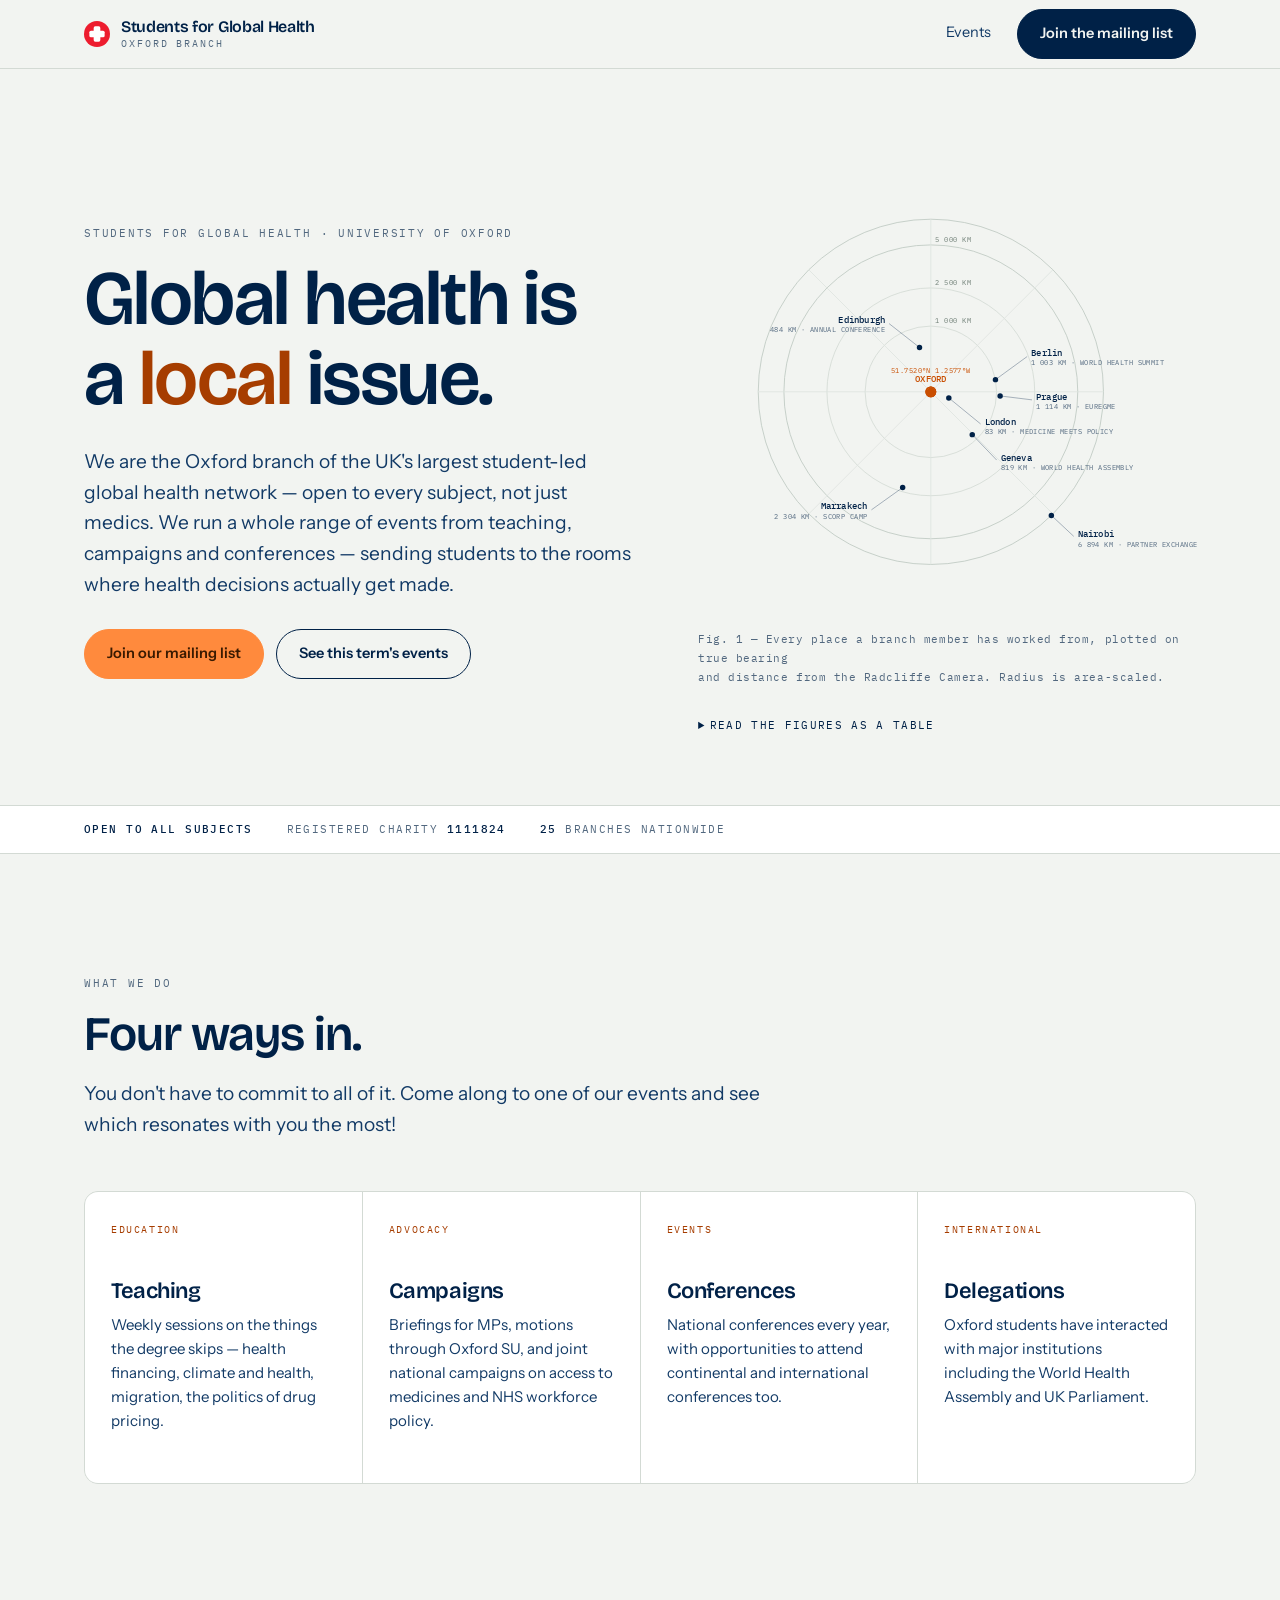
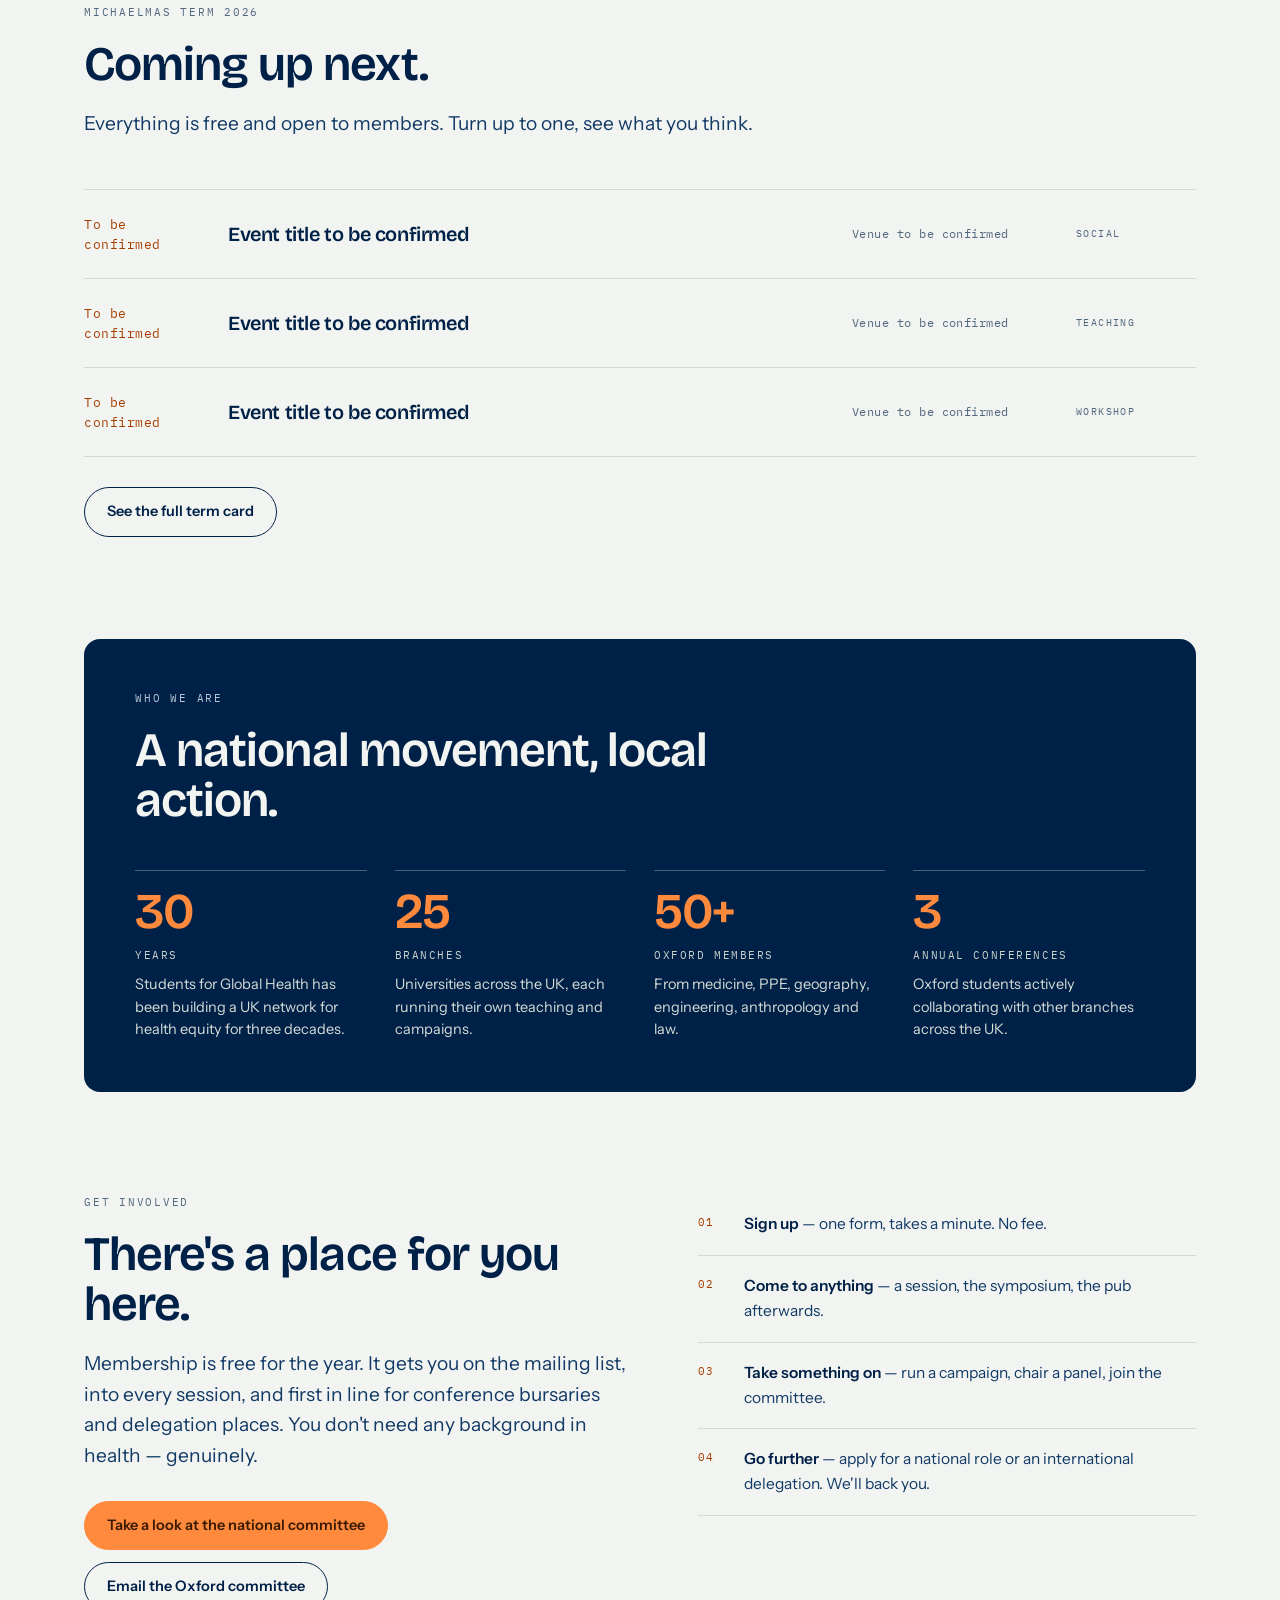
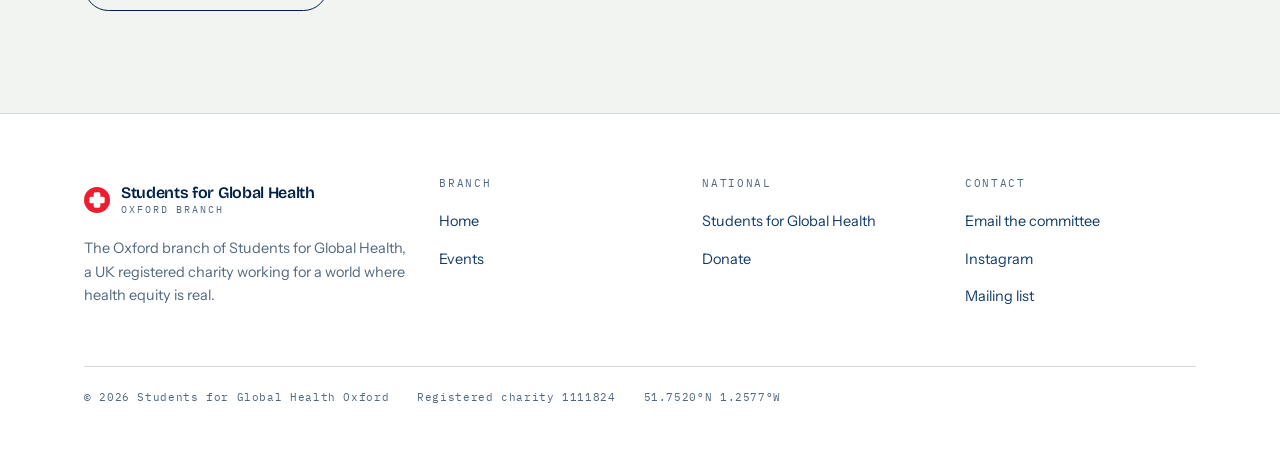
<file: index.html>
<!DOCTYPE html>
<html lang="en-GB">
<head>
<meta charset="utf-8">
<meta name="viewport" content="width=device-width, initial-scale=1">
<title>Students for Global Health Oxford — Global health is a local issue</title>
<meta name="description" content="The Oxford branch of Students for Global Health. Open to every subject. Teaching, campaigns and conferences, plus delegations to international health meetings.">
<link rel="preconnect" href="https://fonts.googleapis.com">
<link rel="preconnect" href="https://fonts.gstatic.com" crossorigin>
<link href="https://fonts.googleapis.com/css2?family=Bricolage+Grotesque:opsz,wght@12..96,400;12..96,600&family=Instrument+Sans:wght@400;500;600&family=IBM+Plex+Mono:wght@400;500&display=swap" rel="stylesheet">
<link rel="icon" href="assets/favicon.svg?v=2" type="image/svg+xml">
<link rel="alternate icon" href="assets/favicon.png?v=2" sizes="32x32">
<link rel="apple-touch-icon" href="assets/apple-touch-icon.png?v=2">
<link rel="stylesheet" href="assets/site.css?v=2">
</head>
<body>

<a class="skip" href="#main">Skip to main content</a>

<header class="site-head">
  <div class="wrap head-in">
    <a class="brand" href="index.html">
      <svg class="brand-mark" viewBox="0 0 32 32" aria-hidden="true" focusable="false">
        <circle cx="16" cy="16" r="16" fill="#ED1C2E"/>
        <rect x="6.6" y="11.9" width="18.8" height="8.2" rx="2" fill="#FFFFFF"/>
        <rect x="11.9" y="6.6" width="8.2" height="18.8" rx="2" fill="#FFFFFF"/>
      </svg>
      <span class="brand-txt">Students for Global Health<span>Oxford branch</span></span>
    </a>

    <button class="menu-btn" type="button" aria-expanded="false" aria-controls="mainnav">
      <span class="bars" aria-hidden="true"></span> Menu
    </button>

    <nav class="mainnav" id="mainnav" aria-label="Main">
      <ul>
        <li><a href="events.html">Events</a></li>
        <li class="nav-cta"><a class="btn btn-fill" href="https://docs.google.com/forms/d/e/1FAIpQLSfOr59fuygSMjp6E6a_D4wIXYMGQ_n3HyRheyWauwAxJpSCZg/viewform?usp=publish-editor">Join the mailing list</a></li>
      </ul>
    </nav>
  </div>
</header>

<main id="main">

<!-- ============ HERO ============ -->
<div class="hero">
  <div class="wrap hero-grid">
    <div>
      <p class="eyebrow">Students for Global Health · University of Oxford</p>
      <h1>Global health is<br>a <em>local</em> issue.</h1>
      <p class="lede">We are the Oxford branch of the UK's largest student-led global health network — open to
      every subject, not just medics. We run a whole range of events from teaching, campaigns and
      conferences — sending students to the rooms where health decisions actually get made.</p>
      <div class="cta-row">
        <a class="btn btn-sig" href="https://docs.google.com/forms/d/e/1FAIpQLSfOr59fuygSMjp6E6a_D4wIXYMGQ_n3HyRheyWauwAxJpSCZg/viewform?usp=publish-editor">Join our mailing list</a>
        <a class="btn btn-ghost" href="events.html">See this term's events</a>
      </div>
    </div>

    <figure class="map-fig">
      <div class="map" id="map">
        <svg viewBox="0 0 620 560" role="img" aria-labelledby="mapTitle mapDesc">
          <title id="mapTitle">Where Oxford branch members have travelled</title>
          <desc id="mapDesc">A radial chart centred on Oxford. Seven places are plotted at their
          true compass bearing and distance from Oxford: London at 83 kilometres, Edinburgh at 484,
          Geneva at 819, Berlin at 1,003, Prague at 1,114, Marrakech at 2,304 and Nairobi at 6,894.
          The same figures are given in the table below the chart.</desc>

          <circle class="ring" cx="290" cy="290" r="81.9"/>
          <circle class="ring" cx="290" cy="290" r="129.4"/>
          <circle class="ring ring-far" cx="290" cy="290" r="183"/>
          <circle class="ring ring-far" cx="290" cy="290" r="215"/>

          <g class="spoke">
            <line x1="290" y1="75" x2="290" y2="505"/>
            <line x1="75" y1="290" x2="505" y2="290"/>
            <line x1="138" y1="138" x2="442" y2="442"/>
            <line x1="442" y1="138" x2="138" y2="442"/>
          </g>

          <circle class="pulse" cx="290" cy="290" r="6"/>
          <circle class="pulse p2" cx="290" cy="290" r="6"/>
          <circle class="pulse p3" cx="290" cy="290" r="6"/>

          <text class="ring-lbl" x="295" y="204">1 000 KM</text>
          <text class="ring-lbl" x="295" y="157">2 500 KM</text>
          <text class="ring-lbl" x="295" y="104">5 000 KM</text>

          <circle class="here" cx="290" cy="290" r="5.5"/>
          <text class="pt-lbl here-lbl" x="290" y="278" text-anchor="middle">OXFORD</text>
          <text class="pt-sub here-lbl" x="290" y="266" text-anchor="middle">51.7520°N 1.2577°W</text>

          <g class="node" style="animation-delay:.5s">
            <line class="leader" x1="312.4" y1="297.6" x2="352" y2="330"/>
            <circle class="dot" cx="312.4" cy="297.6" r="3.4"/>
            <text class="pt-lbl" x="357" y="331">London</text>
            <text class="pt-sub" x="357" y="343">83 km · Medicine Meets Policy</text>
          </g>
          <g class="node" style="animation-delay:.62s">
            <line class="leader" x1="275.9" y1="234.8" x2="238" y2="205"/>
            <circle class="dot" cx="275.9" cy="234.8" r="3.4"/>
            <text class="pt-lbl" x="233" y="204" text-anchor="end">Edinburgh</text>
            <text class="pt-sub" x="233" y="216" text-anchor="end">484 km · Annual conference</text>
          </g>
          <g class="node" style="animation-delay:.74s">
            <line class="leader" x1="341.6" y1="343.3" x2="372" y2="375"/>
            <circle class="dot" cx="341.6" cy="343.3" r="3.4"/>
            <text class="pt-lbl" x="377" y="376">Geneva</text>
            <text class="pt-sub" x="377" y="388">819 km · World Health Assembly</text>
          </g>
          <g class="node" style="animation-delay:.86s">
            <line class="leader" x1="370.5" y1="274.8" x2="410" y2="246"/>
            <circle class="dot" cx="370.5" cy="274.8" r="3.4"/>
            <text class="pt-lbl" x="415" y="245">Berlin</text>
            <text class="pt-sub" x="415" y="257">1 003 km · World Health Summit</text>
          </g>
          <g class="node" style="animation-delay:.98s">
            <line class="leader" x1="376.3" y1="295.1" x2="416" y2="300"/>
            <circle class="dot" cx="376.3" cy="295.1" r="3.4"/>
            <text class="pt-lbl" x="421" y="300">Prague</text>
            <text class="pt-sub" x="421" y="312">1 114 km · EuRegMe</text>
          </g>
          <g class="node" style="animation-delay:1.1s">
            <line class="leader" x1="254.9" y1="409.2" x2="216" y2="437"/>
            <circle class="dot" cx="254.9" cy="409.2" r="3.4"/>
            <text class="pt-lbl" x="211" y="436" text-anchor="end">Marrakech</text>
            <text class="pt-sub" x="211" y="448" text-anchor="end">2 304 km · SCORP camp</text>
          </g>
          <g class="node" style="animation-delay:1.22s">
            <line class="leader" x1="440.1" y1="443.9" x2="468" y2="470"/>
            <circle class="dot" cx="440.1" cy="443.9" r="3.4"/>
            <text class="pt-lbl" x="473" y="471">Nairobi</text>
            <text class="pt-sub" x="473" y="483">6 894 km · Partner exchange</text>
          </g>
        </svg>
      </div>

      <figcaption class="map-cap">
        Fig. 1 — Every place a branch member has worked from, plotted on true bearing<br>
        and distance from the Radcliffe Camera. Radius is area-scaled.
      </figcaption>

      <details class="data-toggle">
        <summary>Read the figures as a table</summary>
        <table class="data-table">
          <caption>Distance and bearing from Oxford</caption>
          <thead>
            <tr><th scope="col">Place</th><th scope="col">Distance</th><th scope="col">Bearing</th><th scope="col">Why we go</th></tr>
          </thead>
          <tbody>
            <tr><th scope="row">London</th><td class="num">83 km</td><td class="num">109°</td><td>Medicine Meets Policy</td></tr>
            <tr><th scope="row">Edinburgh</th><td class="num">484 km</td><td class="num">346°</td><td>SfGH annual conference</td></tr>
            <tr><th scope="row">Geneva</th><td class="num">819 km</td><td class="num">136°</td><td>World Health Assembly</td></tr>
            <tr><th scope="row">Berlin</th><td class="num">1 003 km</td><td class="num">79°</td><td>World Health Summit</td></tr>
            <tr><th scope="row">Prague</th><td class="num">1 114 km</td><td class="num">93°</td><td>EuRegMe</td></tr>
            <tr><th scope="row">Marrakech</th><td class="num">2 304 km</td><td class="num">196°</td><td>SCORP camp</td></tr>
            <tr><th scope="row">Nairobi</th><td class="num">6 894 km</td><td class="num">136°</td><td>Partner exchange</td></tr>
          </tbody>
        </table>
      </details>
    </figure>
  </div>
</div>

<!-- ============ STRIP ============ -->
<div class="strip">
  <div class="wrap">
    <ul>
      <li><b>Open to all subjects</b></li>
      <li>Registered charity <b>1111824</b></li>
      <li><b>25</b> branches nationwide</li>
    </ul>
  </div>
</div>

<!-- ============ WORK ============ -->
<section>
  <div class="wrap">
    <div class="sec-head rv">
      <p class="eyebrow">What we do</p>
      <h2>Four ways in.</h2>
      <p class="lede">You don't have to commit to all of it. Come along to one of our events and see which
      resonates with you the most!</p>
    </div>

    <div class="grid-4 rv">
      <div class="card">
        <p class="tag">Education</p>
        <h3>Teaching</h3>
        <p>Weekly sessions on the things the degree skips — health financing, climate and health,
        migration, the politics of drug pricing.</p>
      </div>
      <div class="card">
        <p class="tag">Advocacy</p>
        <h3>Campaigns</h3>
        <p>Briefings for MPs, motions through Oxford SU, and joint national campaigns on access to
        medicines and NHS workforce policy.</p>
      </div>
      <div class="card">
        <p class="tag">Events</p>
        <h3>Conferences</h3>
        <p>National conferences every year, with opportunities to attend continental and
        international conferences too.</p>
      </div>
      <div class="card">
        <p class="tag">International</p>
        <h3>Delegations</h3>
        <p>Oxford students have interacted with major institutions including the World Health
        Assembly and UK Parliament.</p>
      </div>
    </div>
  </div>
</section>

<!-- ============ NEXT EVENTS ============ -->
<section class="tight">
  <div class="wrap">
    <div class="sec-head rv">
      <p class="eyebrow">Michaelmas term 2026</p>
      <h2>Coming up next.</h2>
      <p class="lede">Everything is free and open to members. Turn up to one, see what you think.</p>
    </div>

    <ul class="events rv">
      <li>
        <span class="date">To be confirmed</span>
        <h3>Event title to be confirmed</h3>
        <span class="where">Venue to be confirmed</span>
        <span class="kind">Social</span>
      </li>
      <li>
        <span class="date">To be confirmed</span>
        <h3>Event title to be confirmed</h3>
        <span class="where">Venue to be confirmed</span>
        <span class="kind">Teaching</span>
      </li>
      <li>
        <span class="date">To be confirmed</span>
        <h3>Event title to be confirmed</h3>
        <span class="where">Venue to be confirmed</span>
        <span class="kind">Workshop</span>
      </li>
    </ul>

    <div class="cta-row rv">
      <a class="btn btn-ghost" href="events.html">See the full term card</a>
    </div>
  </div>
</section>

<!-- ============ REACH ============ -->
<section class="tight">
  <div class="wrap">
    <div class="band rv">
      <p class="eyebrow">Who we are</p>
      <h2>A national movement, local action.</h2>
      <div class="stats">
        <div class="stat">
          <div class="n">30</div>
          <div class="k">years</div>
          <p>Students for Global Health has been building a UK network for health equity for three decades.</p>
        </div>
        <div class="stat">
          <div class="n">25</div>
          <div class="k">branches</div>
          <p>Universities across the UK, each running their own teaching and campaigns.</p>
        </div>
        <div class="stat">
          <div class="n">50+</div>
          <div class="k">Oxford members</div>
          <p>From medicine, PPE, geography, engineering, anthropology and law.</p>
        </div>
        <div class="stat">
          <div class="n">3</div>
          <div class="k">annual conferences</div>
          <p>Oxford students actively collaborating with other branches across the UK.</p>
        </div>
      </div>
    </div>
  </div>
</section>

<!-- ============ JOIN ============ -->
<section class="tight">
  <div class="wrap split">
    <div class="rv">
      <p class="eyebrow">Get involved</p>
      <h2>There's a place for you here.</h2>
      <p class="lede" style="margin-top:18px">Membership is free for the year. It gets you on the mailing list, into every session, and
      first in line for conference bursaries and delegation places. You don't need any background
      in health — genuinely.</p>
      <div class="cta-row">
        <a class="btn btn-sig" href="https://studentsforglobalhealth.org/">Take a look at the national committee</a>
        <a class="btn btn-ghost" href="mailto:oxford@studentsforglobalhealth.org">Email the Oxford committee</a>
      </div>
    </div>
    <ol class="steps rv">
      <li><b>Sign up</b> — one form, takes a minute. No fee.</li>
      <li><b>Come to anything</b> — a session, the symposium, the pub afterwards.</li>
      <li><b>Take something on</b> — run a campaign, chair a panel, join the committee.</li>
      <li><b>Go further</b> — apply for a national role or an international delegation. We'll back you.</li>
    </ol>
  </div>
</section>

</main>

<footer class="site-foot">
  <div class="wrap">
    <div class="foot-grid">
      <div>
        <a class="brand" href="index.html">
          <svg class="brand-mark" viewBox="0 0 32 32" aria-hidden="true" focusable="false">
            <circle cx="16" cy="16" r="16" fill="#ED1C2E"/>
            <rect x="6.6" y="11.9" width="18.8" height="8.2" rx="2" fill="#FFFFFF"/>
            <rect x="11.9" y="6.6" width="8.2" height="18.8" rx="2" fill="#FFFFFF"/>
          </svg>
          <span class="brand-txt">Students for Global Health<span>Oxford branch</span></span>
        </a>
        <p style="font-size:14.5px;color:var(--muted);max-width:34ch;margin-top:16px">
          The Oxford branch of Students for Global Health, a UK registered charity working for a
          world where health equity is real.</p>
      </div>
      <nav aria-labelledby="foot-branch">
        <h2 id="foot-branch">Branch</h2>
        <ul>
          <li><a href="index.html" aria-current="page">Home</a></li>
          <li><a href="events.html">Events</a></li>
        </ul>
      </nav>
      <nav aria-labelledby="foot-national">
        <h2 id="foot-national">National</h2>
        <ul>
          <li><a href="https://studentsforglobalhealth.org/">Students for Global Health</a></li>
          <li><a href="https://donate.stripe.com/aFa3cwa5c0uM1kmcr60RG01">Donate</a></li>
        </ul>
      </nav>
      <nav aria-labelledby="foot-contact">
        <h2 id="foot-contact">Contact</h2>
        <ul>
          <li><a href="mailto:oxford@studentsforglobalhealth.org">Email the committee</a></li>
          <li><a href="https://www.instagram.com/sfgh_oxford/">Instagram</a></li>
          <li><a href="https://docs.google.com/forms/d/e/1FAIpQLSfOr59fuygSMjp6E6a_D4wIXYMGQ_n3HyRheyWauwAxJpSCZg/viewform?usp=publish-editor">Mailing list</a></li>
        </ul>
      </nav>
    </div>
    <p class="foot-note">
      <span>© 2026 Students for Global Health Oxford</span>
      <span>Registered charity 1111824</span>
      <span>51.7520°N 1.2577°W</span>
    </p>
  </div>
</footer>

<script src="assets/site.js"></script>
</body>
</html>
</file>
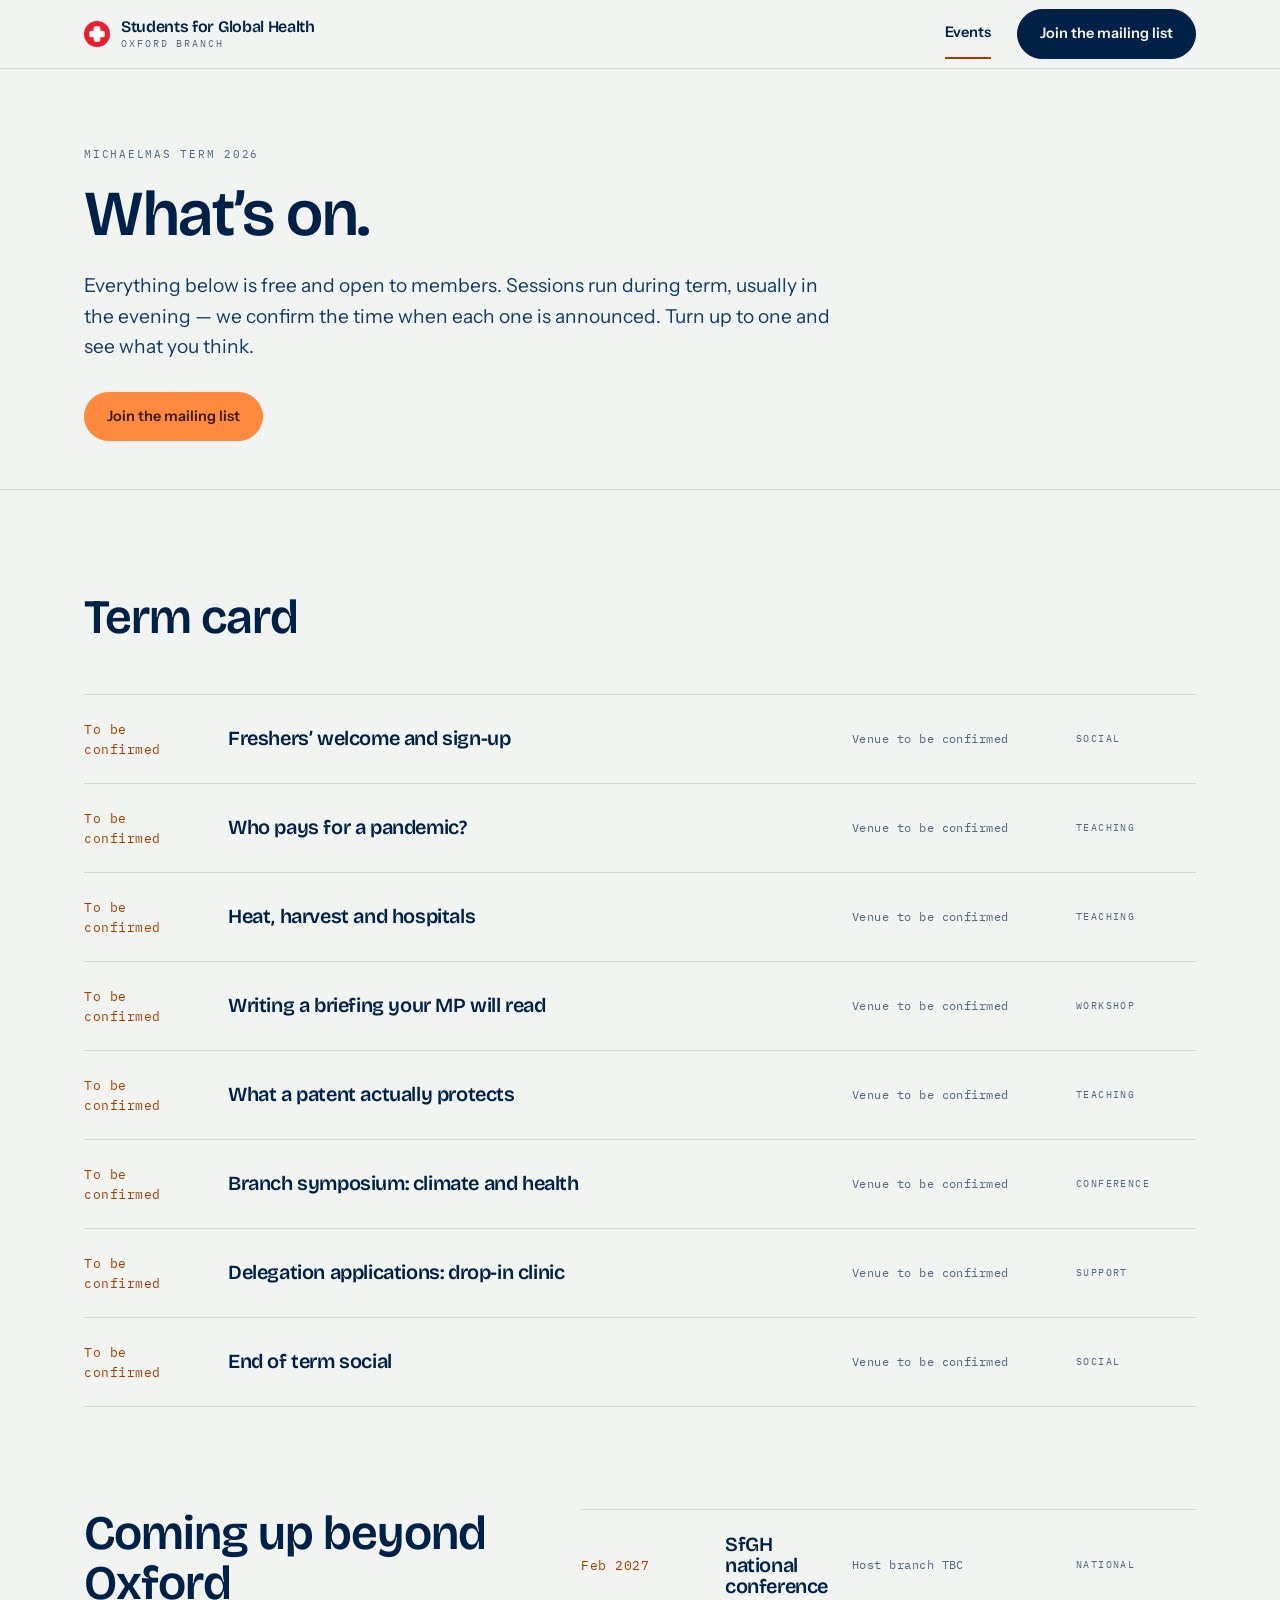
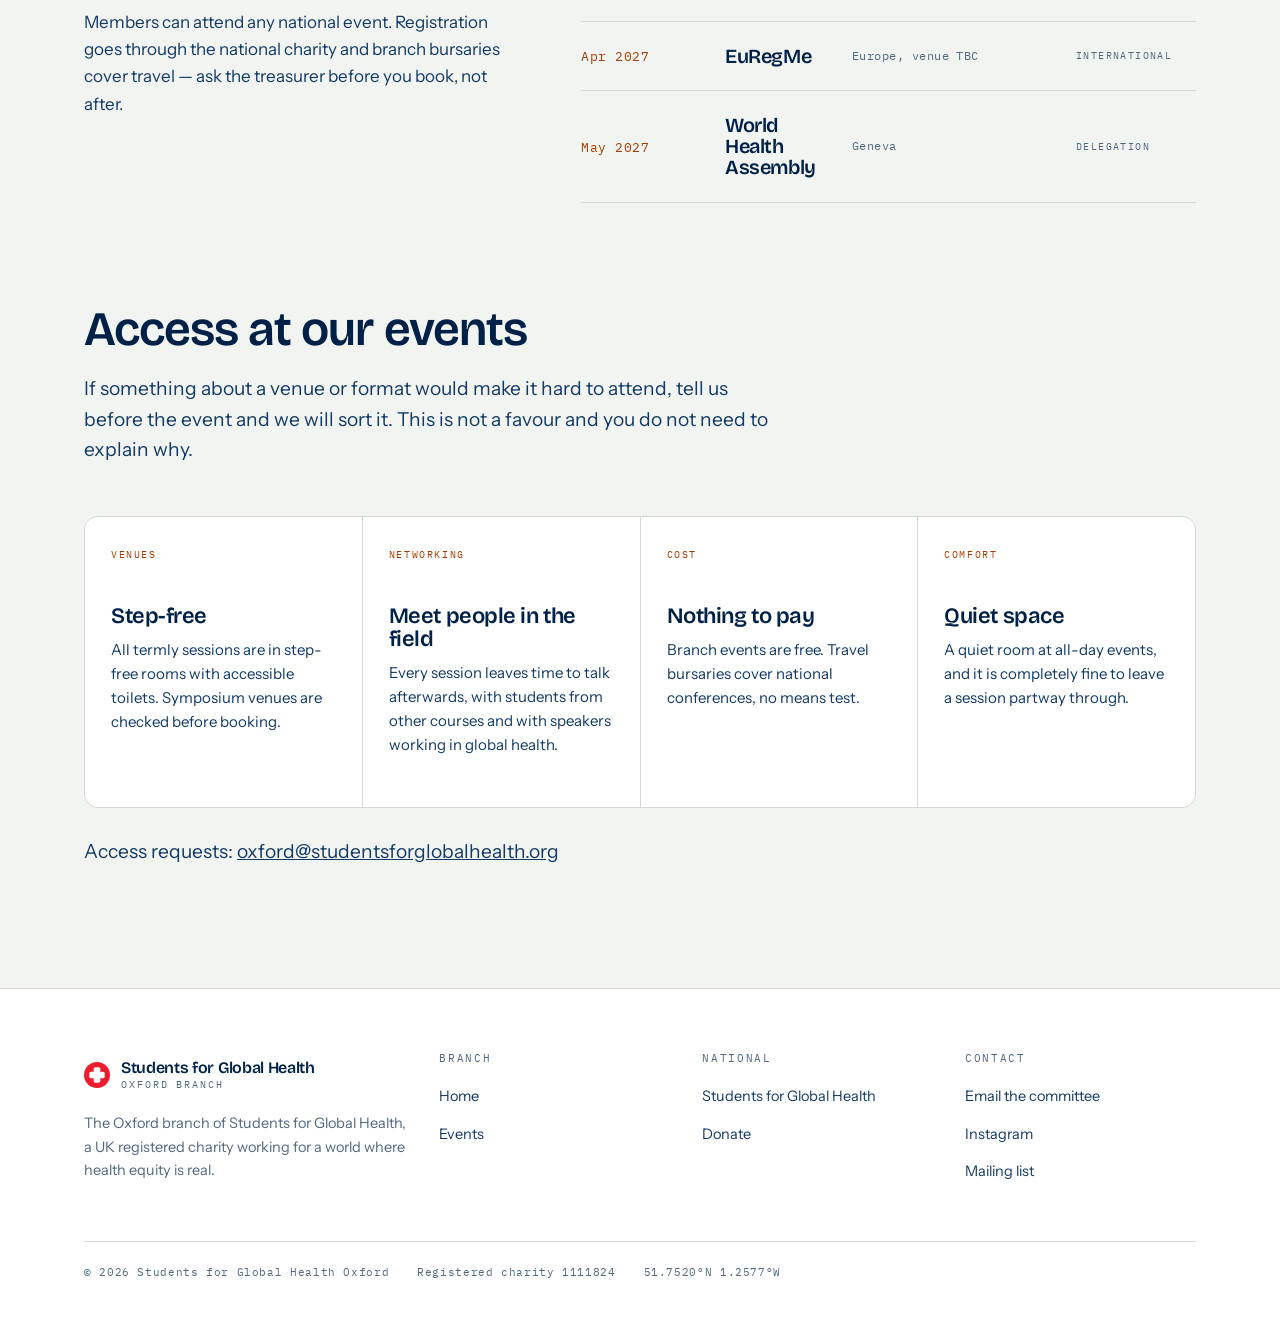
<file: events.html>
<!DOCTYPE html>
<html lang="en-GB">
<head>
<meta charset="utf-8">
<meta name="viewport" content="width=device-width, initial-scale=1">
<title>Events &mdash; Students for Global Health Oxford</title>
<meta name="description" content="The Michaelmas 2026 term card, national events, and how we handle access at our events.">
<link rel="preconnect" href="https://fonts.googleapis.com">
<link rel="preconnect" href="https://fonts.gstatic.com" crossorigin>
<link href="https://fonts.googleapis.com/css2?family=Bricolage+Grotesque:opsz,wght@12..96,400;12..96,600&family=Instrument+Sans:wght@400;500;600&family=IBM+Plex+Mono:wght@400;500&display=swap" rel="stylesheet">
<link rel="icon" href="assets/favicon.svg?v=2" type="image/svg+xml">
<link rel="alternate icon" href="assets/favicon.png?v=2" sizes="32x32">
<link rel="apple-touch-icon" href="assets/apple-touch-icon.png?v=2">
<link rel="stylesheet" href="assets/site.css?v=2">
</head>
<body>

<a class="skip" href="#main">Skip to main content</a>

<header class="site-head">
  <div class="wrap head-in">
    <a class="brand" href="index.html">
      <svg class="brand-mark" viewBox="0 0 32 32" aria-hidden="true" focusable="false">
        <circle cx="16" cy="16" r="16" fill="#ED1C2E"/>
        <rect x="6.6" y="11.9" width="18.8" height="8.2" rx="2" fill="#FFFFFF"/>
        <rect x="11.9" y="6.6" width="8.2" height="18.8" rx="2" fill="#FFFFFF"/>
      </svg>
      <span class="brand-txt">Students for Global Health<span>Oxford branch</span></span>
    </a>

    <button class="menu-btn" type="button" aria-expanded="false" aria-controls="mainnav">
      <span class="bars" aria-hidden="true"></span> Menu
    </button>

    <nav class="mainnav" id="mainnav" aria-label="Main">
      <ul>
        <li><a href="events.html" aria-current="page">Events</a></li>
        <li class="nav-cta"><a class="btn btn-fill" href="https://docs.google.com/forms/d/e/1FAIpQLSfOr59fuygSMjp6E6a_D4wIXYMGQ_n3HyRheyWauwAxJpSCZg/viewform?usp=publish-editor">Join the mailing list</a></li>
      </ul>
    </nav>
  </div>
</header>

<main id="main">

<div class="page-head">
  <div class="wrap">
    <p class="eyebrow">Michaelmas term 2026</p>
    <h1>What&rsquo;s on.</h1>
    <p class="lede">Everything below is free and open to members. Sessions run during term,
    usually in the evening — we confirm the time when each one is announced. Turn up to one and
    see what you think.</p>
    <div class="cta-row">
      <a class="btn btn-sig" href="https://docs.google.com/forms/d/e/1FAIpQLSfOr59fuygSMjp6E6a_D4wIXYMGQ_n3HyRheyWauwAxJpSCZg/viewform?usp=publish-editor">Join the mailing list</a>
    </div>
  </div>
</div>

<section>
  <div class="wrap">
    <div class="sec-head rv">
      <h2>Term card</h2>
    </div>
    <ul class="events rv">
      <li>
        <span class="date">To be confirmed</span>
        <h3>Freshers&rsquo; welcome and sign-up</h3>
        <span class="where">Venue to be confirmed</span><span class="kind">Social</span>
      </li>
      <li>
        <span class="date">To be confirmed</span>
        <h3>Who pays for a pandemic?</h3>
        <span class="where">Venue to be confirmed</span><span class="kind">Teaching</span>
      </li>
      <li>
        <span class="date">To be confirmed</span>
        <h3>Heat, harvest and hospitals</h3>
        <span class="where">Venue to be confirmed</span><span class="kind">Teaching</span>
      </li>
      <li>
        <span class="date">To be confirmed</span>
        <h3>Writing a briefing your MP will read</h3>
        <span class="where">Venue to be confirmed</span><span class="kind">Workshop</span>
      </li>
      <li>
        <span class="date">To be confirmed</span>
        <h3>What a patent actually protects</h3>
        <span class="where">Venue to be confirmed</span><span class="kind">Teaching</span>
      </li>
      <li>
        <span class="date">To be confirmed</span>
        <h3>Branch symposium: climate and health</h3>
        <span class="where">Venue to be confirmed</span><span class="kind">Conference</span>
      </li>
      <li>
        <span class="date">To be confirmed</span>
        <h3>Delegation applications: drop-in clinic</h3>
        <span class="where">Venue to be confirmed</span><span class="kind">Support</span>
      </li>
      <li>
        <span class="date">To be confirmed</span>
        <h3>End of term social</h3>
        <span class="where">Venue to be confirmed</span><span class="kind">Social</span>
      </li>
    </ul>
  </div>
</section>

<section class="tight">
  <div class="wrap split">
    <div class="prose rv">
      <h2>Coming up beyond Oxford</h2>
      <p>Members can attend any national event. Registration goes through the national charity and
      branch bursaries cover travel &mdash; ask the treasurer before you book, not after.</p>
    </div>
    <div class="rv">
      <ul class="events" style="border-top:1px solid var(--line)">
        <li><span class="date">Feb 2027</span><h3>SfGH national conference</h3><span class="where">Host branch TBC</span><span class="kind">National</span></li>
        <li><span class="date">Apr 2027</span><h3>EuRegMe</h3><span class="where">Europe, venue TBC</span><span class="kind">International</span></li>
        <li><span class="date">May 2027</span><h3>World Health Assembly</h3><span class="where">Geneva</span><span class="kind">Delegation</span></li>
      </ul>
    </div>
  </div>
</section>

<section class="tight">
  <div class="wrap">
    <div class="sec-head rv">
      <h2>Access at our events</h2>
      <p class="lede">If something about a venue or format would make it hard to attend, tell us
      before the event and we will sort it. This is not a favour and you do not need to explain
      why.</p>
    </div>
    <div class="grid-4 rv">
      <div class="card"><p class="tag">Venues</p><h3>Step-free</h3><p>All termly sessions are in step-free rooms with accessible toilets. Symposium venues are checked before booking.</p></div>
      <div class="card"><p class="tag">Networking</p><h3>Meet people in the field</h3><p>Every session leaves time to talk afterwards, with students from other courses and with speakers working in global health.</p></div>
      <div class="card"><p class="tag">Cost</p><h3>Nothing to pay</h3><p>Branch events are free. Travel bursaries cover national conferences, no means test.</p></div>
      <div class="card"><p class="tag">Comfort</p><h3>Quiet space</h3><p>A quiet room at all-day events, and it is completely fine to leave a session partway through.</p></div>
    </div>
    <p class="lede rv" style="margin-top:28px">Access requests:
      <a href="mailto:oxford@studentsforglobalhealth.org">oxford@studentsforglobalhealth.org</a></p>
  </div>
</section>
</main>

<footer class="site-foot">
  <div class="wrap">
    <div class="foot-grid">
      <div>
        <a class="brand" href="index.html">
          <svg class="brand-mark" viewBox="0 0 32 32" aria-hidden="true" focusable="false">
            <circle cx="16" cy="16" r="16" fill="#ED1C2E"/>
            <rect x="6.6" y="11.9" width="18.8" height="8.2" rx="2" fill="#FFFFFF"/>
            <rect x="11.9" y="6.6" width="8.2" height="18.8" rx="2" fill="#FFFFFF"/>
          </svg>
          <span class="brand-txt">Students for Global Health<span>Oxford branch</span></span>
        </a>
        <p style="font-size:14.5px;color:var(--muted);max-width:34ch;margin-top:16px">
          The Oxford branch of Students for Global Health, a UK registered charity working for a
          world where health equity is real.</p>
      </div>
      <nav aria-labelledby="foot-branch">
        <h2 id="foot-branch">Branch</h2>
        <ul>
          <li><a href="index.html">Home</a></li>
          <li><a href="events.html" aria-current="page">Events</a></li>
        </ul>
      </nav>
      <nav aria-labelledby="foot-national">
        <h2 id="foot-national">National</h2>
        <ul>
          <li><a href="https://studentsforglobalhealth.org/">Students for Global Health</a></li>
          <li><a href="https://donate.stripe.com/aFa3cwa5c0uM1kmcr60RG01">Donate</a></li>
        </ul>
      </nav>
      <nav aria-labelledby="foot-contact">
        <h2 id="foot-contact">Contact</h2>
        <ul>
          <li><a href="mailto:oxford@studentsforglobalhealth.org">Email the committee</a></li>
          <li><a href="https://www.instagram.com/sfgh_oxford/">Instagram</a></li>
          <li><a href="https://docs.google.com/forms/d/e/1FAIpQLSfOr59fuygSMjp6E6a_D4wIXYMGQ_n3HyRheyWauwAxJpSCZg/viewform?usp=publish-editor">Mailing list</a></li>
        </ul>
      </nav>
    </div>
    <p class="foot-note">
      <span>&copy; 2026 Students for Global Health Oxford</span>
      <span>Registered charity 1111824</span>
      <span>51.7520&deg;N 1.2577&deg;W</span>
    </p>
  </div>
</footer>

<script src="assets/site.js"></script>
</body>
</html>
</file>
<file: assets/site.css>
/* ============================================================
   Students for Global Health — Oxford
   One stylesheet for every page. Edit colours and type here.
   ============================================================ */

:root{
  /* --- colour ---------------------------------------------
     Every combination below meets WCAG AA contrast.
     If you change these, re-check at webaim.org/resources/contrastchecker */
  --ink:#002147;        /* Oxford blue. Body text, buttons.        14.5:1 on paper */
  --ink-2:#123A66;      /* Secondary text.                         10.4:1 on paper */
  --muted:#52687F;      /* Captions, labels.                        5.2:1 on paper */
  --paper:#F2F4F1;      /* Page background */
  --paper-2:#FFFFFF;    /* Cards, footer */
  --line:#D3DAD4;       /* Hairlines */
  --signal:#FF8A3D;     /* Bright amber. ONLY as a background or on dark ink. */
  --signal-ink:#A63D00; /* Amber for TEXT on light backgrounds.      5.8:1 */
  --marker:#C94E00;     /* Amber for small graphics on light.        4.2:1 */
  --brand-red:#ED1C2E; /* National SfGH mark. Graphic only, never text. 3.9:1 on paper */
  --focus:#0B57D0;

  --display:"Bricolage Grotesque",system-ui,sans-serif;
  --body:"Instrument Sans",system-ui,sans-serif;
  --mono:"IBM Plex Mono",ui-monospace,monospace;
  --pad:clamp(20px,5vw,64px);
}

*{box-sizing:border-box}
html{scroll-behavior:smooth}
body{
  margin:0;background:var(--paper);color:var(--ink);
  font-family:var(--body);font-size:17px;line-height:1.6;
  -webkit-font-smoothing:antialiased;
}
img{max-width:100%;display:block}
a{color:inherit}

/* --- accessibility floor ---------------------------------- */
.skip{
  position:absolute;left:12px;top:-70px;z-index:200;
  background:var(--ink);color:var(--paper);padding:12px 20px;border-radius:0 0 8px 8px;
  font-weight:600;text-decoration:none;transition:top .18s;
}
.skip:focus{top:0}
:focus-visible{outline:3px solid var(--focus);outline-offset:3px;border-radius:3px}
.vh{ /* visually hidden, still read aloud */
  position:absolute;width:1px;height:1px;margin:-1px;padding:0;
  overflow:hidden;clip:rect(0 0 0 0);white-space:nowrap;border:0;
}

.wrap{max-width:1240px;margin:0 auto;padding:0 var(--pad)}
.eyebrow{
  font-family:var(--mono);font-size:11px;letter-spacing:.16em;
  text-transform:uppercase;color:var(--muted);margin:0 0 18px;
}
h1,h2,h3,h4{font-family:var(--display);font-weight:600;letter-spacing:-.02em;line-height:1.04;margin:0}
p{margin:0 0 1em}
.lede{font-size:clamp(17px,1.5vw,20px);color:var(--ink-2);max-width:58ch}
.prose{max-width:62ch}
.prose p{color:var(--ink-2)}
.prose h3{font-size:22px;margin:34px 0 12px}

/* --- header / nav ----------------------------------------- */
.site-head{
  position:sticky;top:0;z-index:50;
  background:rgba(242,244,241,.9);backdrop-filter:blur(12px);
  border-bottom:1px solid var(--line);
}
.head-in{display:flex;align-items:center;gap:26px;min-height:68px}
.brand{display:flex;align-items:center;gap:11px;text-decoration:none;margin-right:auto;padding:6px 0}
.brand-mark{width:26px;height:26px;flex:0 0 26px}
.brand-txt{font-family:var(--display);font-weight:600;font-size:16px;letter-spacing:-.02em;line-height:1.1}
.brand-txt span{display:block;font-family:var(--mono);font-weight:400;font-size:9.5px;
  letter-spacing:.2em;text-transform:uppercase;color:var(--muted);margin-top:3px}

.mainnav ul{display:flex;align-items:center;gap:26px;list-style:none;margin:0;padding:0}
.mainnav a{
  display:inline-block;font-size:14.5px;text-decoration:none;color:var(--ink-2);
  padding:12px 0;border-bottom:2px solid transparent;
}
.mainnav a:hover{border-color:var(--signal-ink);color:var(--ink)}
.mainnav a[aria-current="page"]{color:var(--ink);font-weight:600;border-color:var(--signal-ink)}
/* the nav CTA is a button, not a nav link — .mainnav a would otherwise paint its
   label --ink-2 on the --ink pill, which is 1.39:1 and unreadable */
.mainnav .nav-cta a{color:var(--paper);border:1.5px solid var(--ink);padding:12px 22px}
.mainnav .nav-cta a:hover{color:var(--paper);border-color:var(--ink-2)}

.menu-btn{
  display:none;align-items:center;gap:9px;background:none;border:1.5px solid var(--ink);
  color:var(--ink);font-family:var(--body);font-size:14px;font-weight:600;
  padding:10px 16px;border-radius:999px;cursor:pointer;min-height:44px;
}
.menu-btn .bars{display:block;width:16px;height:10px;position:relative}
.menu-btn .bars::before,.menu-btn .bars::after{
  content:"";position:absolute;left:0;right:0;height:1.8px;background:currentColor;transition:transform .2s}
.menu-btn .bars::before{top:0}
.menu-btn .bars::after{bottom:0}
.menu-btn[aria-expanded="true"] .bars::before{transform:translateY(4px) rotate(45deg)}
.menu-btn[aria-expanded="true"] .bars::after{transform:translateY(-4px) rotate(-45deg)}

@media(max-width:900px){
  .menu-btn{display:inline-flex}
  .mainnav{
    display:none;position:absolute;left:0;right:0;top:100%;
    background:var(--paper-2);border-bottom:1px solid var(--line);
    padding:8px var(--pad) 20px;
  }
  .mainnav.open{display:block}
  .mainnav ul{flex-direction:column;align-items:stretch;gap:0}
  .mainnav li{border-bottom:1px solid var(--line)}
  .mainnav a{display:block;padding:16px 0;font-size:17px;border-bottom:none}
  .mainnav a[aria-current="page"]{color:var(--signal-ink)}
  .mainnav .nav-cta{margin-top:18px;border-bottom:none}
  .mainnav .nav-cta a{display:block;text-align:center;padding:14px 20px}
}

/* --- buttons ---------------------------------------------- */
.btn{
  display:inline-block;font-family:var(--body);font-weight:600;font-size:14.5px;
  padding:12px 22px;border-radius:999px;text-decoration:none;cursor:pointer;
  border:1.5px solid var(--ink);min-height:44px;
  transition:transform .18s,background .18s,color .18s;
}
.btn:hover{transform:translateY(-2px)}
.btn-fill{background:var(--ink);color:var(--paper)}
.btn-fill:hover{background:var(--ink-2)}
.btn-ghost{background:transparent;color:var(--ink)}
.btn-ghost:hover{background:var(--ink);color:var(--paper)}
.btn-sig{background:var(--signal);border-color:var(--signal);color:#3A1A00}
.btn-sig:hover{background:#FF7A22;border-color:#FF7A22}
.cta-row{display:flex;flex-wrap:wrap;gap:12px;margin-top:30px}

/* --- hero ------------------------------------------------- */
.hero{padding:clamp(48px,7vw,92px) 0 clamp(36px,5vw,60px)}
.hero-grid{display:grid;grid-template-columns:1.05fr .95fr;gap:clamp(28px,5vw,72px);align-items:center}
@media(max-width:940px){.hero-grid{grid-template-columns:1fr;gap:36px}}
h1{font-size:clamp(40px,6vw,80px);font-weight:600}
h1 em{font-style:normal;color:var(--signal-ink)}
.hero .lede{margin-top:26px}

/* page header (inner pages) */
.page-head{padding:clamp(44px,6vw,84px) 0 clamp(28px,4vw,48px);border-bottom:1px solid var(--line)}
.page-head h1{font-size:clamp(36px,5vw,64px)}
.page-head .lede{margin-top:22px}

/* --- the radial map --------------------------------------- */
.map svg{width:100%;height:auto;overflow:visible}
.map-fig{margin:0}
.ring{fill:none;stroke:var(--line);stroke-width:1}
.ring-far{stroke-dasharray:2 5;stroke:#BCC7C0}
.spoke{stroke:#DEE4DF;stroke-width:1}
.ring-lbl,.pt-lbl,.pt-sub{font-family:var(--mono)}
.ring-lbl{font-size:9px;fill:#6F7F76;letter-spacing:.08em}
.pt-lbl{font-size:11.5px;fill:var(--ink);letter-spacing:.02em;font-weight:500}
.pt-sub{font-size:9px;fill:var(--muted);letter-spacing:.06em;text-transform:uppercase}
.leader{stroke:var(--ink);stroke-width:1;opacity:.4}
.dot{fill:var(--ink)}
.here{fill:var(--marker)}
.here-lbl{fill:var(--marker)}
.pulse{fill:none;stroke:var(--marker);stroke-width:1.5}
.map-cap{font-family:var(--mono);font-size:10.5px;color:var(--muted);letter-spacing:.05em;
  margin-top:14px;line-height:1.8}

@keyframes pulse{0%{r:6;opacity:.8}100%{r:215;opacity:0}}
@keyframes drawring{from{stroke-dashoffset:1400}to{stroke-dashoffset:0}}
@keyframes popin{from{opacity:0;transform:translateY(6px)}to{opacity:1;transform:none}}
.anim .pulse{animation:pulse 4.6s cubic-bezier(.2,.6,.3,1) infinite}
.anim .pulse.p2{animation-delay:1.55s}
.anim .pulse.p3{animation-delay:3.1s}
.anim .ring{stroke-dasharray:1400;animation:drawring 1.5s ease-out both}
.anim .ring:nth-of-type(2){animation-delay:.12s}
.anim .ring:nth-of-type(3){animation-delay:.24s}
.anim .ring:nth-of-type(4){animation-delay:.36s}
.anim .node{animation:popin .55s ease-out both}

/* table fallback for the map data */
.data-table{width:100%;border-collapse:collapse;margin-top:8px;font-size:15px}
.data-table caption{text-align:left;font-family:var(--mono);font-size:10.5px;
  letter-spacing:.14em;text-transform:uppercase;color:var(--muted);padding-bottom:14px}
.data-table th,.data-table td{text-align:left;padding:11px 14px 11px 0;
  border-bottom:1px solid var(--line);vertical-align:top}
.data-table th{font-family:var(--mono);font-size:10.5px;letter-spacing:.12em;
  text-transform:uppercase;color:var(--muted);font-weight:400}
.data-table td.num{font-family:var(--mono);font-size:13.5px;white-space:nowrap}
details.data-toggle{margin-top:20px}
details.data-toggle > summary{
  font-family:var(--mono);font-size:11px;letter-spacing:.12em;text-transform:uppercase;
  color:var(--ink);cursor:pointer;padding:10px 0;
}

/* --- strip ------------------------------------------------ */
.strip{border-top:1px solid var(--line);border-bottom:1px solid var(--line);background:var(--paper-2)}
.strip ul{display:flex;flex-wrap:wrap;gap:8px 34px;list-style:none;margin:0;padding:15px 0;
  font-family:var(--mono);font-size:11px;letter-spacing:.13em;text-transform:uppercase;color:var(--muted)}
.strip b{color:var(--ink);font-weight:500}

/* --- sections --------------------------------------------- */
section{padding:clamp(56px,8vw,104px) 0}
section.tight{padding-top:0}
.sec-head{max-width:64ch;margin-bottom:clamp(32px,4vw,54px)}
h2{font-size:clamp(29px,4vw,48px)}
.sec-head p{margin-top:18px}

/* card grid */
.grid-4{display:grid;grid-template-columns:repeat(4,1fr);gap:1px;background:var(--line);
  border:1px solid var(--line);border-radius:14px;overflow:hidden}
@media(max-width:900px){.grid-4{grid-template-columns:repeat(2,1fr)}}
@media(max-width:540px){.grid-4{grid-template-columns:1fr}}
.card{background:var(--paper-2);padding:30px 26px 32px;display:flex;flex-direction:column}
.card:hover{background:#FBFCFA}
.card .tag{font-family:var(--mono);font-size:10px;letter-spacing:.16em;text-transform:uppercase;
  color:var(--signal-ink);margin:0;padding-bottom:42px}
.card h3{font-size:22px;margin-bottom:10px}
.card p{font-size:15px;color:var(--ink-2);margin:0 0 18px}
.card .more{font-family:var(--mono);font-size:11px;letter-spacing:.12em;text-transform:uppercase;
  text-decoration:none;color:var(--signal-ink);border-bottom:1.5px solid var(--signal-ink);
  padding-bottom:3px;align-self:flex-start}
.card .more:hover{color:var(--ink);border-color:var(--ink)}

/* --- event list ------------------------------------------- */
.events{border-top:1px solid var(--line);list-style:none;margin:0;padding:0}
.events li{
  display:grid;grid-template-columns:120px 1fr 200px 120px;gap:24px;align-items:center;
  padding:24px 0;border-bottom:1px solid var(--line);transition:padding-left .25s;
}
.events li:hover{padding-left:12px}
.events .date{font-family:var(--mono);font-size:12.5px;letter-spacing:.04em;color:var(--signal-ink)}
.events h3{font-size:20px}
.events .where{font-family:var(--mono);font-size:11.5px;color:var(--muted);letter-spacing:.04em}
.events .kind{font-family:var(--mono);font-size:10px;color:var(--muted);
  letter-spacing:.14em;text-transform:uppercase}
@media(max-width:840px){
  .events li{grid-template-columns:1fr;gap:5px;padding:20px 0}
  .events .kind{order:-1}
}

/* --- dark band -------------------------------------------- */
.band{background:var(--ink);color:var(--paper);border-radius:16px;padding:clamp(32px,4vw,54px)}
.band h2,.band h3{color:var(--paper)}
.band h2{max-width:20ch}
.band .eyebrow{color:#B9C6D6}
.stats{display:grid;grid-template-columns:repeat(4,1fr);gap:28px;margin-top:44px}
@media(max-width:760px){.stats{grid-template-columns:repeat(2,1fr)}}
.stat{border-top:1px solid rgba(242,244,241,.3);padding-top:16px}
.stat .n{font-family:var(--display);font-size:clamp(34px,4vw,50px);font-weight:600;
  letter-spacing:-.03em;color:var(--signal);line-height:1}
.stat .k{font-family:var(--mono);font-size:10.5px;letter-spacing:.15em;text-transform:uppercase;
  margin-top:10px;color:#C9D2CB}
.stat p{font-size:14.5px;color:#D6DDD8;margin:10px 0 0;line-height:1.55}

/* --- two column ------------------------------------------- */
.split{display:grid;grid-template-columns:1.05fr .95fr;gap:clamp(28px,5vw,72px);align-items:start}
@media(max-width:880px){.split{grid-template-columns:1fr}}

.steps{list-style:none;margin:0;padding:0;counter-reset:s}
.steps li{counter-increment:s;position:relative;padding:18px 0 18px 46px;
  border-bottom:1px solid var(--line);font-size:15.5px;color:var(--ink-2)}
.steps li::before{content:counter(s,decimal-leading-zero);position:absolute;left:0;top:20px;
  font-family:var(--mono);font-size:11px;color:var(--signal-ink);letter-spacing:.1em}
.steps b{color:var(--ink);font-weight:600}

/* committee */
.people{display:grid;grid-template-columns:repeat(3,1fr);gap:1px;background:var(--line);
  border:1px solid var(--line);border-radius:14px;overflow:hidden;list-style:none;margin:0;padding:0}
@media(max-width:820px){.people{grid-template-columns:repeat(2,1fr)}}
@media(max-width:520px){.people{grid-template-columns:1fr}}
.people li{background:var(--paper-2);padding:24px 22px}
.people .role{font-family:var(--mono);font-size:10px;letter-spacing:.15em;text-transform:uppercase;
  color:var(--signal-ink);margin:0 0 8px}
.people h3{font-size:19px;margin-bottom:6px}
.people p{font-size:14.5px;color:var(--muted);margin:0}

/* --- form ------------------------------------------------- */
.form{background:var(--paper-2);border:1px solid var(--line);border-radius:14px;
  padding:clamp(24px,3vw,36px)}
.form fieldset{border:0;margin:0 0 26px;padding:0}
.form legend{font-family:var(--display);font-size:20px;font-weight:600;padding:0 0 6px;
  letter-spacing:-.02em}
.field{margin-top:20px}
.field label{display:block;font-weight:600;font-size:15px;margin-bottom:6px}
.field .hint{display:block;font-size:13.5px;color:var(--muted);margin-bottom:8px}
.field input,.field select,.field textarea{
  width:100%;font-family:var(--body);font-size:16px;color:var(--ink);
  padding:12px 14px;border:1.5px solid #B9C3BC;border-radius:8px;background:#fff;min-height:46px;
}
.field input:hover,.field select:hover,.field textarea:hover{border-color:var(--ink-2)}
.req{color:var(--signal-ink);font-family:var(--mono);font-size:12px}
.check{display:flex;gap:12px;align-items:flex-start;margin-top:16px}
.check input{width:20px;height:20px;min-height:0;flex:0 0 20px;margin-top:3px}
.check label{font-weight:400;font-size:15px;color:var(--ink-2);margin:0}
.form-note{font-size:13.5px;color:var(--muted);margin-top:18px}

/* faq */
.faq{border-top:1px solid var(--line)}
.faq details{border-bottom:1px solid var(--line)}
.faq summary{
  cursor:pointer;padding:20px 0;font-family:var(--display);font-size:19px;font-weight:600;
  letter-spacing:-.02em;list-style:none;display:flex;justify-content:space-between;gap:20px;
}
.faq summary::-webkit-details-marker{display:none}
.faq summary::after{content:"+";font-family:var(--mono);color:var(--signal-ink);font-weight:400}
.faq details[open] summary::after{content:"–"}
.faq .answer{padding:0 0 22px;max-width:62ch;color:var(--ink-2);font-size:15.5px}

/* --- footer ----------------------------------------------- */
.site-foot{background:var(--paper-2);border-top:1px solid var(--line);padding:clamp(44px,5vw,72px) 0 34px}
.foot-grid{display:grid;grid-template-columns:1.4fr 1fr 1fr 1fr;gap:32px}
@media(max-width:820px){.foot-grid{grid-template-columns:1fr 1fr}}
.foot-grid h2{font-family:var(--mono);font-size:10.5px;letter-spacing:.16em;text-transform:uppercase;
  color:var(--muted);margin:0 0 16px;font-weight:400}
.foot-grid ul{list-style:none;margin:0;padding:0}
.foot-grid li{margin-bottom:4px}
.foot-grid nav a{display:inline-block;padding:5px 0;font-size:14.5px;text-decoration:none;color:var(--ink-2)}
.foot-grid nav a:hover{color:var(--signal-ink);text-decoration:underline}
.foot-note{margin-top:44px;padding-top:22px;border-top:1px solid var(--line);
  font-family:var(--mono);font-size:10.5px;letter-spacing:.06em;color:var(--muted);
  display:flex;flex-wrap:wrap;gap:8px 28px}

/* --- reveal on scroll ------------------------------------- */
.rv{opacity:0;transform:translateY(18px);transition:opacity .7s ease,transform .7s ease}
.rv.in{opacity:1;transform:none}

@media(prefers-reduced-motion:reduce){
  *,*::before,*::after{animation:none!important;transition:none!important}
  .rv{opacity:1;transform:none}
  html{scroll-behavior:auto}
}
</file>
